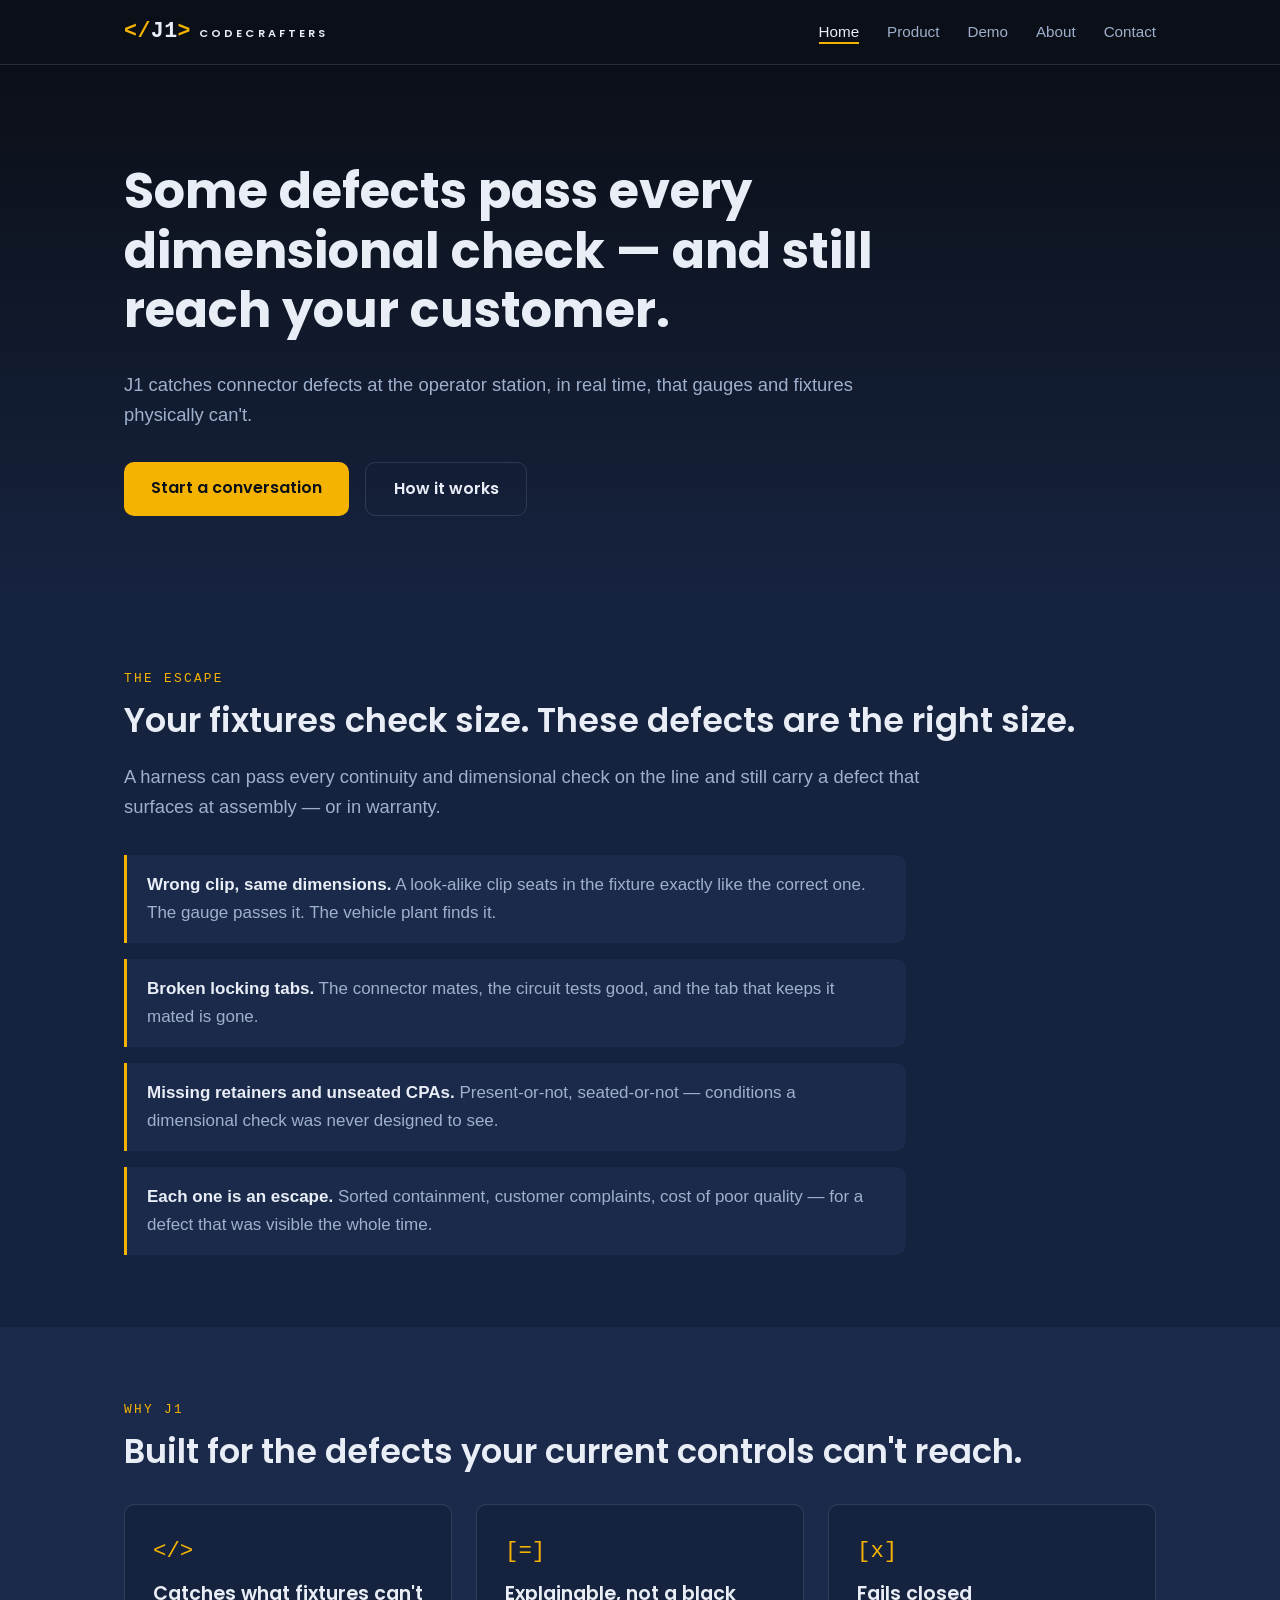
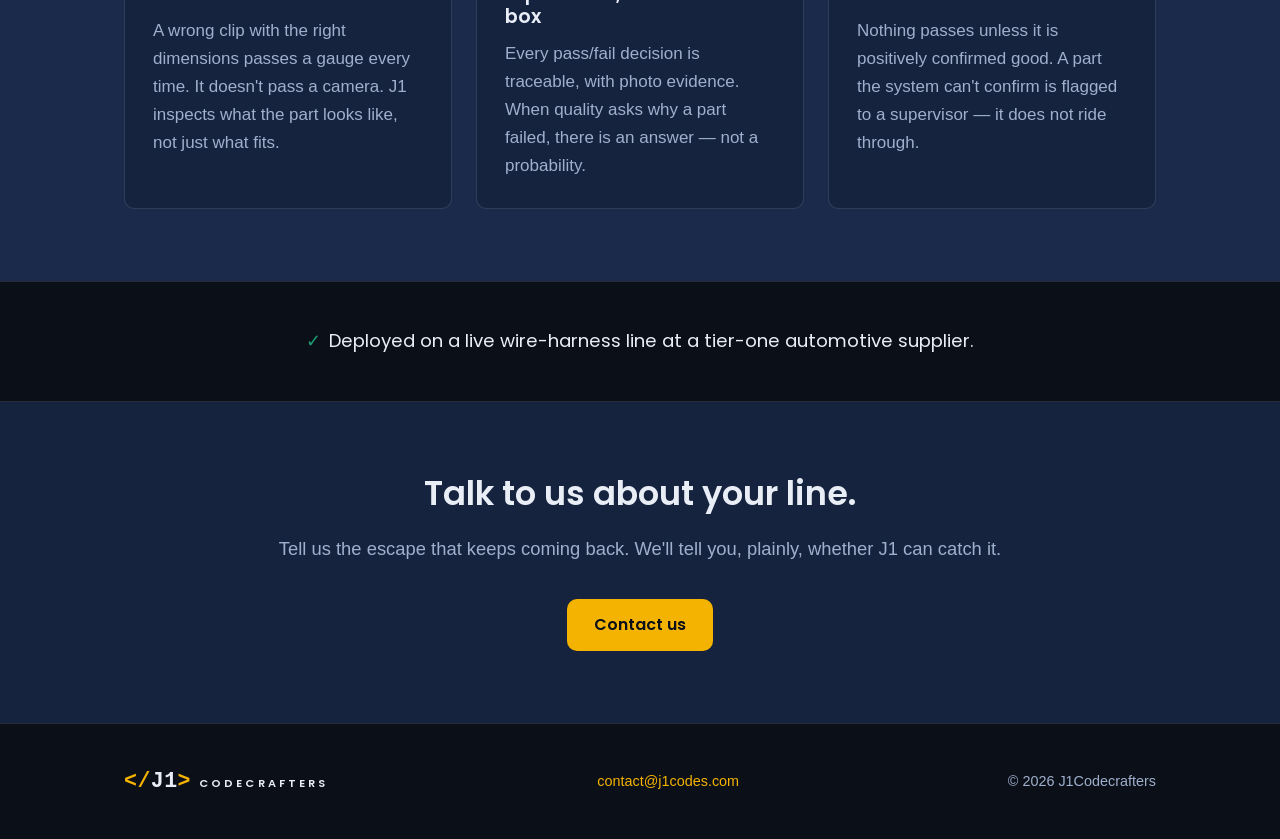
<file: index.html>
<!DOCTYPE html>
<html lang="en">
<head>
  <meta charset="UTF-8">
  <meta name="viewport" content="width=device-width, initial-scale=1.0">
  <title>J1Codecrafters — Connector inspection that catches what gauges can't</title>
  <meta name="description" content="J1 catches wire-harness connector defects at the operator station, in real time — the visual escapes that dimensional checks pass. Explainable, fail-closed, deployed on a live tier-one line.">

  <!-- Open Graph -->
  <meta property="og:title" content="J1Codecrafters — Connector inspection that catches what gauges can't">
  <meta property="og:description" content="Real-time visual inspection for wire-harness connectors. Explainable decisions, fail-closed by design.">
  <meta property="og:image" content="/assets/og-image.png"><!-- REPLACE: supply real OG image -->
  <meta property="og:type" content="website">

  <link rel="icon" type="image/svg+xml" href="assets/favicon.svg">
  <link rel="preconnect" href="https://fonts.googleapis.com">
  <link rel="preconnect" href="https://fonts.gstatic.com" crossorigin>
  <link href="https://fonts.googleapis.com/css2?family=Poppins:wght@400;600;700&display=swap" rel="stylesheet">
  <link rel="stylesheet" href="styles.css">
</head>
<body>

  <!-- ===== Header / nav (shared across pages) ===== -->
  <header class="site-header">
    <div class="site-header__inner">
      <a class="wordmark" href="index.html" aria-label="J1Codecrafters home">
        <span class="wordmark__code">&lt;/<span class="wordmark__j1">J1</span>&gt;</span>
        <span class="wordmark__name">Codecrafters</span>
      </a>
      <button class="nav-toggle" aria-expanded="false" aria-controls="site-nav" aria-label="Toggle navigation">&#9776;</button>
      <nav class="site-nav" id="site-nav" aria-label="Main">
        <ul>
          <li><a href="index.html" aria-current="page">Home</a></li>
          <li><a href="product.html">Product</a></li>
          <li><a href="demo.html">Demo</a></li>
          <li><a href="about.html">About</a></li>
          <li><a href="contact.html">Contact</a></li>
        </ul>
      </nav>
    </div>
  </header>

  <main>

    <!-- ===== Hero ===== -->
    <section class="hero">
      <div class="container">
        <h1>Some defects pass every dimensional check — and still reach your customer.</h1>
        <p class="lead">J1 catches connector defects at the operator station, in real time, that gauges and fixtures physically can't.</p>
        <div class="hero__actions">
          <a class="btn btn--primary" href="contact.html">Start a conversation</a>
          <a class="btn btn--secondary" href="product.html">How it works</a>
        </div>
      </div>
    </section>

    <!-- ===== The problem ===== -->
    <section class="section">
      <div class="container">
        <p class="section-kicker">The escape</p>
        <h2>Your fixtures check size. These defects are the right size.</h2>
        <p class="lead">A harness can pass every continuity and dimensional check on the line and still carry a defect that surfaces at assembly — or in warranty.</p>
        <ul class="defect-list">
          <li><strong>Wrong clip, same dimensions.</strong> A look-alike clip seats in the fixture exactly like the correct one. The gauge passes it. The vehicle plant finds it.</li>
          <li><strong>Broken locking tabs.</strong> The connector mates, the circuit tests good, and the tab that keeps it mated is gone.</li>
          <li><strong>Missing retainers and unseated CPAs.</strong> Present-or-not, seated-or-not — conditions a dimensional check was never designed to see.</li>
          <li><strong>Each one is an escape.</strong> Sorted containment, customer complaints, cost of poor quality — for a defect that was visible the whole time.</li>
        </ul>
      </div>
    </section>

    <!-- ===== Why it's different ===== -->
    <section class="section section--deep">
      <div class="container">
        <p class="section-kicker">Why J1</p>
        <h2>Built for the defects your current controls can't reach.</h2>
        <div class="card-grid">
          <div class="card">
            <div class="card__icon">&lt;/&gt;</div>
            <h3>Catches what fixtures can't</h3>
            <p>A wrong clip with the right dimensions passes a gauge every time. It doesn't pass a camera. J1 inspects what the part looks like, not just what fits.</p>
          </div>
          <div class="card">
            <div class="card__icon">[=]</div>
            <h3>Explainable, not a black box</h3>
            <p>Every pass/fail decision is traceable, with photo evidence. When quality asks why a part failed, there is an answer — not a probability.</p>
          </div>
          <div class="card">
            <div class="card__icon">[x]</div>
            <h3>Fails closed</h3>
            <p>Nothing passes unless it is positively confirmed good. A part the system can't confirm is flagged to a supervisor — it does not ride through.</p>
          </div>
        </div>
      </div>
    </section>

    <!-- ===== Credibility line ===== -->
    <div class="cred-strip">
      <p><span class="cred-strip__mark">&#10003;</span>Deployed on a live wire-harness line at a tier-one automotive supplier.</p>
    </div>

    <!-- ===== Closing CTA ===== -->
    <section class="section cta-band">
      <div class="container">
        <h2>Talk to us about your line.</h2>
        <p class="lead">Tell us the escape that keeps coming back. We'll tell you, plainly, whether J1 can catch it.</p>
        <a class="btn btn--primary" href="contact.html">Contact us</a>
      </div>
    </section>

  </main>

  <!-- ===== Footer (shared across pages) ===== -->
  <footer class="site-footer">
    <div class="site-footer__inner">
      <a class="wordmark" href="index.html" aria-label="J1Codecrafters home">
        <span class="wordmark__code">&lt;/<span class="wordmark__j1">J1</span>&gt;</span>
        <span class="wordmark__name">Codecrafters</span>
      </a>
      <p><a href="mailto:contact@j1codes.com">contact@j1codes.com</a></p>
      <p>&copy; 2026 J1Codecrafters</p>
    </div>
  </footer>

  <script src="main.js"></script>
</body>
</html>
</file>
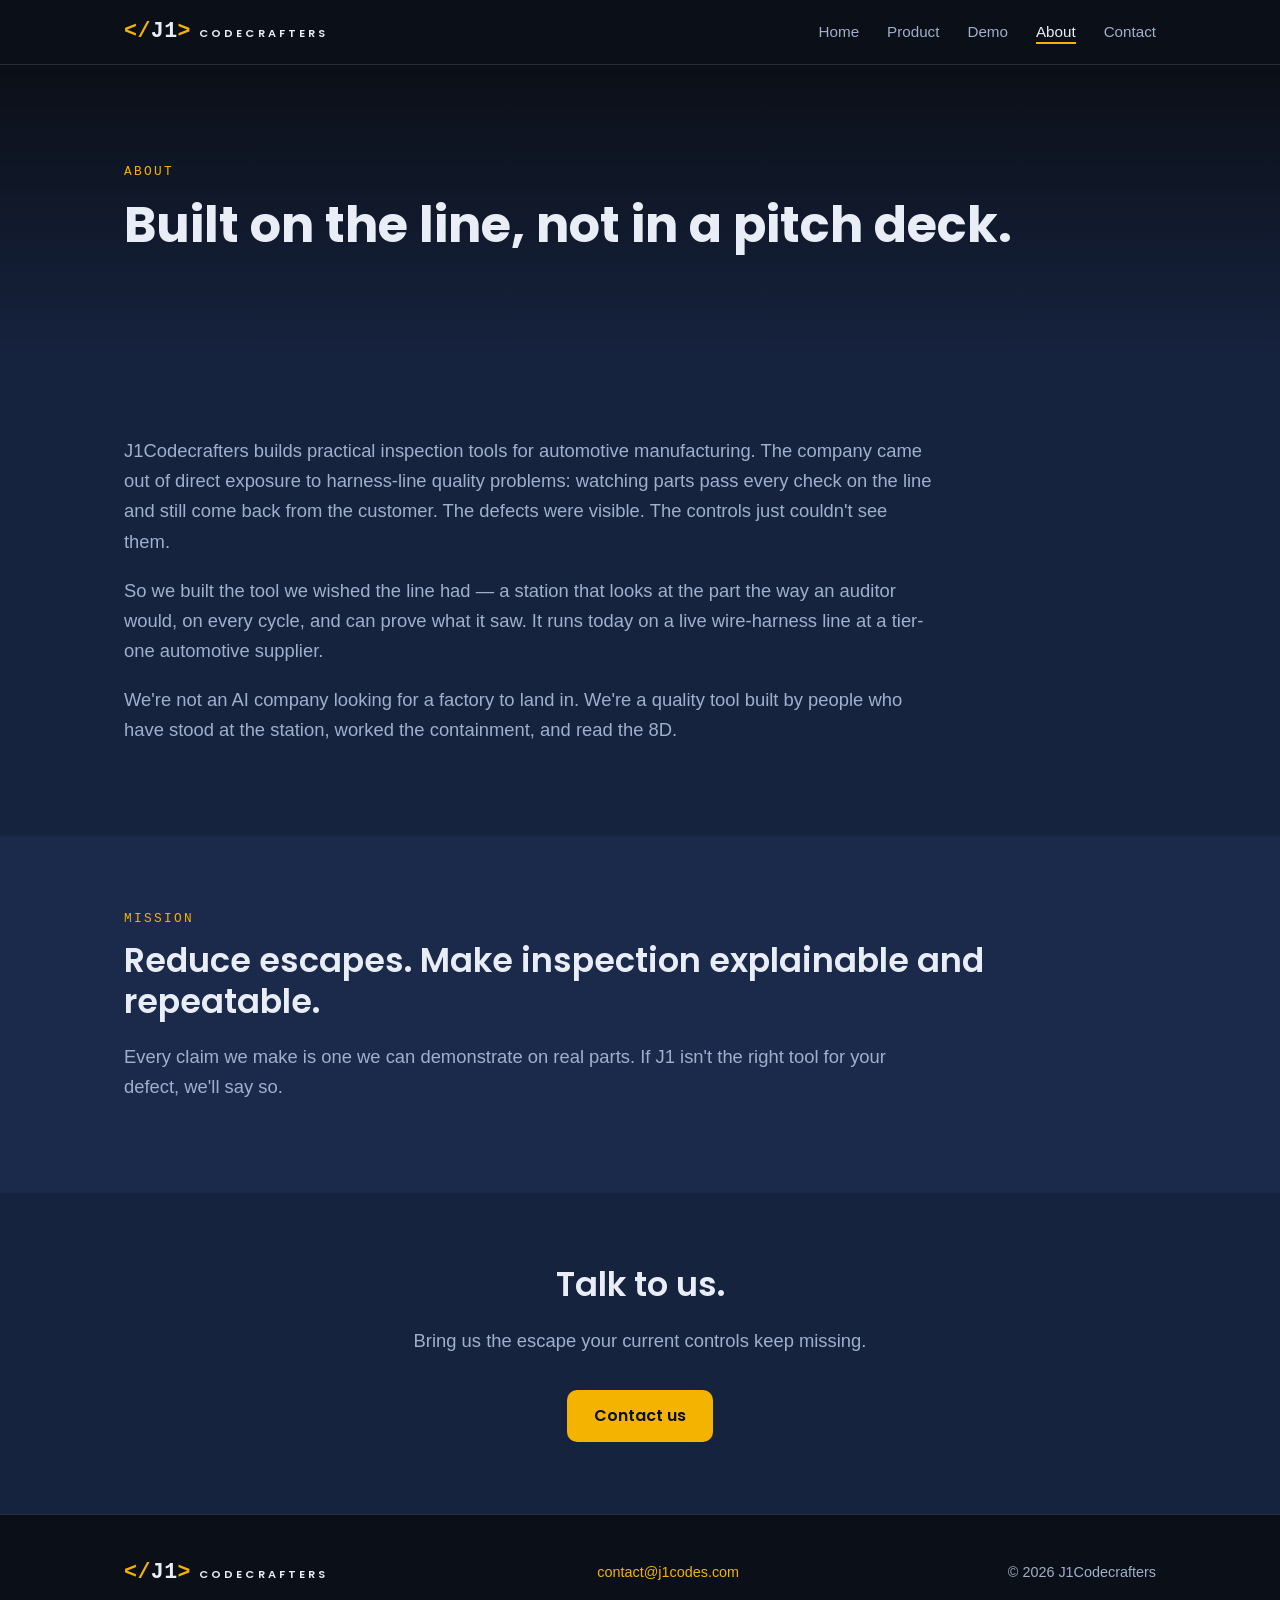
<file: about.html>
<!DOCTYPE html>
<html lang="en">
<head>
  <meta charset="UTF-8">
  <meta name="viewport" content="width=device-width, initial-scale=1.0">
  <title>About — J1Codecrafters</title>
  <meta name="description" content="J1Codecrafters builds practical inspection tools for automotive manufacturing, born from direct exposure to harness-line quality problems.">

  <!-- Open Graph -->
  <meta property="og:title" content="About J1Codecrafters">
  <meta property="og:description" content="Practical inspection tools for automotive manufacturing, born on the harness line.">
  <meta property="og:image" content="/assets/og-image.png"><!-- REPLACE: supply real OG image -->
  <meta property="og:type" content="website">

  <link rel="icon" type="image/svg+xml" href="assets/favicon.svg">
  <link rel="preconnect" href="https://fonts.googleapis.com">
  <link rel="preconnect" href="https://fonts.gstatic.com" crossorigin>
  <link href="https://fonts.googleapis.com/css2?family=Poppins:wght@400;600;700&display=swap" rel="stylesheet">
  <link rel="stylesheet" href="styles.css">
</head>
<body>

  <!-- ===== Header / nav (shared across pages) ===== -->
  <header class="site-header">
    <div class="site-header__inner">
      <a class="wordmark" href="index.html" aria-label="J1Codecrafters home">
        <span class="wordmark__code">&lt;/<span class="wordmark__j1">J1</span>&gt;</span>
        <span class="wordmark__name">Codecrafters</span>
      </a>
      <button class="nav-toggle" aria-expanded="false" aria-controls="site-nav" aria-label="Toggle navigation">&#9776;</button>
      <nav class="site-nav" id="site-nav" aria-label="Main">
        <ul>
          <li><a href="index.html">Home</a></li>
          <li><a href="product.html">Product</a></li>
          <li><a href="demo.html">Demo</a></li>
          <li><a href="about.html" aria-current="page">About</a></li>
          <li><a href="contact.html">Contact</a></li>
        </ul>
      </nav>
    </div>
  </header>

  <main>

    <!-- ===== Page intro ===== -->
    <section class="hero">
      <div class="container">
        <p class="section-kicker">About</p>
        <h1>Built on the line, not in a pitch deck.</h1>
      </div>
    </section>

    <!-- ===== Story ===== -->
    <section class="section">
      <div class="container">
        <p class="lead">J1Codecrafters builds practical inspection tools for automotive manufacturing. The company came out of direct exposure to harness-line quality problems: watching parts pass every check on the line and still come back from the customer. The defects were visible. The controls just couldn't see them.</p>
        <p class="lead">So we built the tool we wished the line had — a station that looks at the part the way an auditor would, on every cycle, and can prove what it saw. It runs today on a live wire-harness line at a tier-one automotive supplier.</p>
        <p class="lead">We're not an AI company looking for a factory to land in. We're a quality tool built by people who have stood at the station, worked the containment, and read the 8D.</p>
      </div>
    </section>

    <!-- ===== Mission ===== -->
    <section class="section section--deep">
      <div class="container">
        <p class="section-kicker">Mission</p>
        <h2>Reduce escapes. Make inspection explainable and repeatable.</h2>
        <p class="lead">Every claim we make is one we can demonstrate on real parts. If J1 isn't the right tool for your defect, we'll say so.</p>
      </div>
    </section>

    <!-- ===== CTA ===== -->
    <section class="section cta-band">
      <div class="container">
        <h2>Talk to us.</h2>
        <p class="lead">Bring us the escape your current controls keep missing.</p>
        <a class="btn btn--primary" href="contact.html">Contact us</a>
      </div>
    </section>

  </main>

  <!-- ===== Footer (shared across pages) ===== -->
  <footer class="site-footer">
    <div class="site-footer__inner">
      <a class="wordmark" href="index.html" aria-label="J1Codecrafters home">
        <span class="wordmark__code">&lt;/<span class="wordmark__j1">J1</span>&gt;</span>
        <span class="wordmark__name">Codecrafters</span>
      </a>
      <p><a href="mailto:contact@j1codes.com">contact@j1codes.com</a></p>
      <p>&copy; 2026 J1Codecrafters</p>
    </div>
  </footer>

  <script src="main.js"></script>
</body>
</html>
</file>
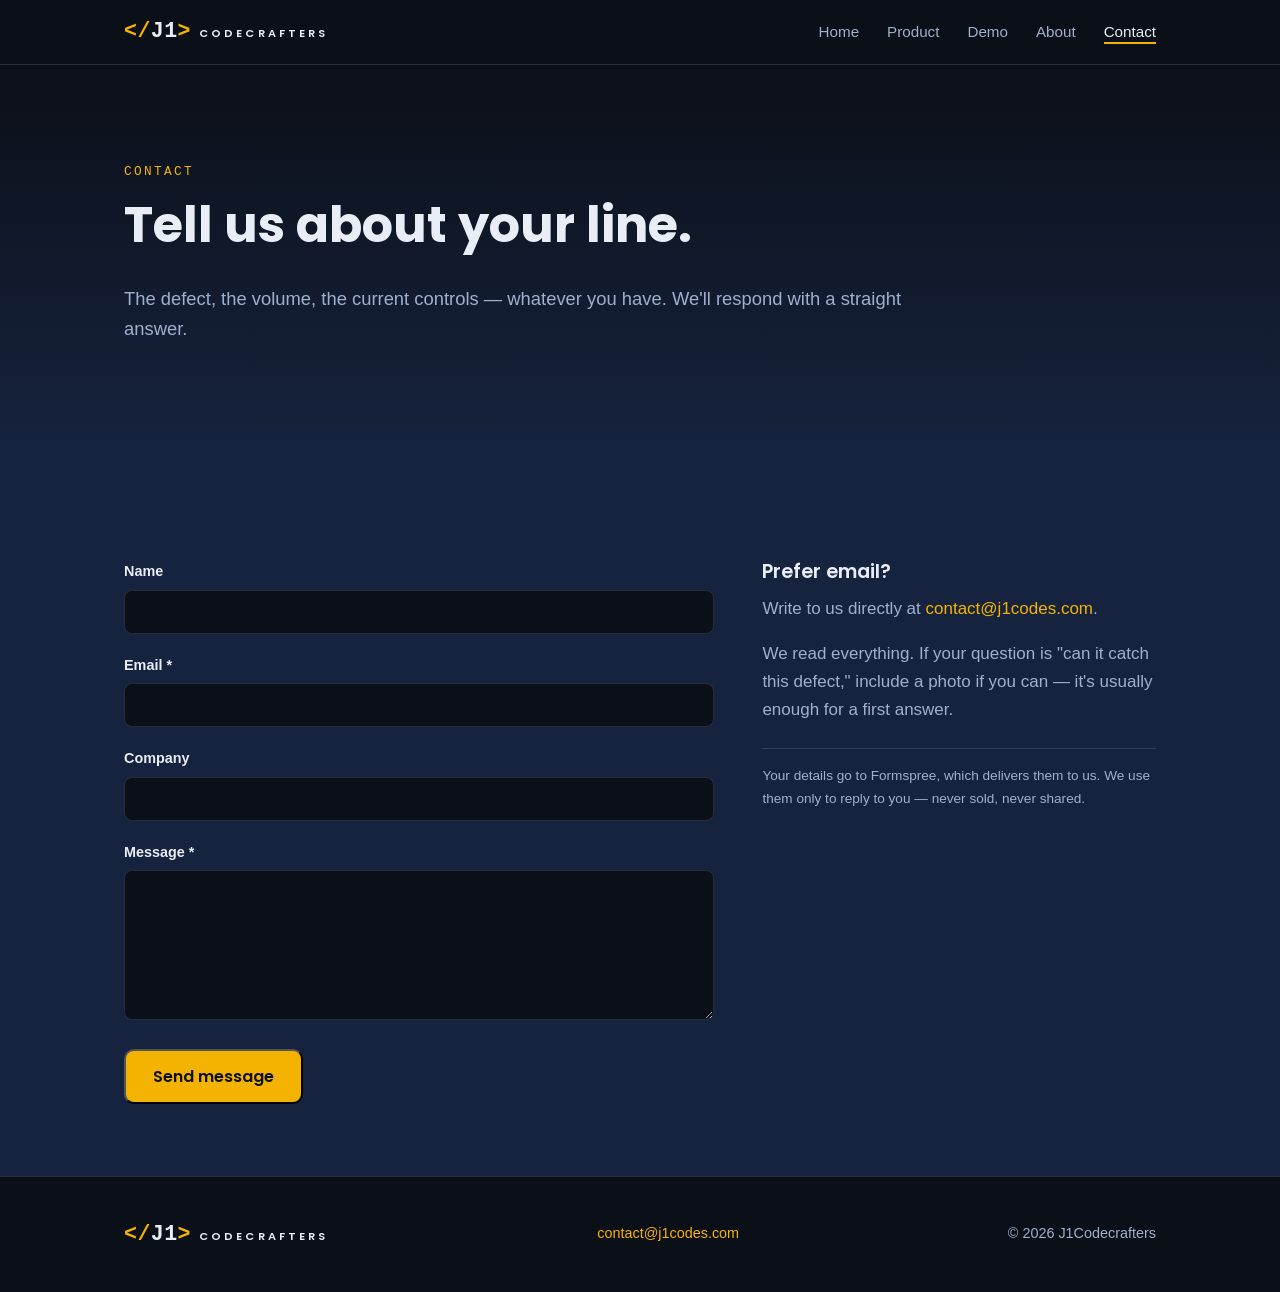
<file: contact.html>
<!DOCTYPE html>
<html lang="en">
<head>
  <meta charset="UTF-8">
  <meta name="viewport" content="width=device-width, initial-scale=1.0">
  <title>Contact — J1Codecrafters</title>
  <meta name="description" content="Talk to J1Codecrafters about connector inspection on your line. Reach us through the form or at contact@j1codes.com.">

  <!-- Open Graph -->
  <meta property="og:title" content="Contact J1Codecrafters">
  <meta property="og:description" content="Talk to us about connector inspection on your line.">
  <meta property="og:image" content="/assets/og-image.png"><!-- REPLACE: supply real OG image -->
  <meta property="og:type" content="website">

  <link rel="icon" type="image/svg+xml" href="assets/favicon.svg">
  <link rel="preconnect" href="https://fonts.googleapis.com">
  <link rel="preconnect" href="https://fonts.gstatic.com" crossorigin>
  <link href="https://fonts.googleapis.com/css2?family=Poppins:wght@400;600;700&display=swap" rel="stylesheet">
  <link rel="stylesheet" href="styles.css">
</head>
<body>

  <!-- ===== Header / nav (shared across pages) ===== -->
  <header class="site-header">
    <div class="site-header__inner">
      <a class="wordmark" href="index.html" aria-label="J1Codecrafters home">
        <span class="wordmark__code">&lt;/<span class="wordmark__j1">J1</span>&gt;</span>
        <span class="wordmark__name">Codecrafters</span>
      </a>
      <button class="nav-toggle" aria-expanded="false" aria-controls="site-nav" aria-label="Toggle navigation">&#9776;</button>
      <nav class="site-nav" id="site-nav" aria-label="Main">
        <ul>
          <li><a href="index.html">Home</a></li>
          <li><a href="product.html">Product</a></li>
          <li><a href="demo.html">Demo</a></li>
          <li><a href="about.html">About</a></li>
          <li><a href="contact.html" aria-current="page">Contact</a></li>
        </ul>
      </nav>
    </div>
  </header>

  <main>

    <!-- ===== Page intro ===== -->
    <section class="hero">
      <div class="container">
        <p class="section-kicker">Contact</p>
        <h1>Tell us about your line.</h1>
        <p class="lead">The defect, the volume, the current controls — whatever you have. We'll respond with a straight answer.</p>
      </div>
    </section>

    <!-- ===== Form + direct email ===== -->
    <section class="section">
      <div class="container">
        <div class="contact-grid">

          <!-- Contact form (Formspree) -->
          <form class="contact-form" action="https://formspree.io/f/xojgeqez" method="POST">
            <input type="hidden" name="_subject" value="New inquiry from j1codes.com">

            <label for="name">Name</label>
            <input type="text" id="name" name="name" autocomplete="name">

            <label for="email">Email <span aria-hidden="true">*</span></label>
            <input type="email" id="email" name="email" required autocomplete="email">

            <label for="company">Company</label>
            <input type="text" id="company" name="company" autocomplete="organization">

            <label for="message">Message <span aria-hidden="true">*</span></label>
            <textarea id="message" name="message" required></textarea>

            <button class="btn btn--primary" type="submit">Send message</button>

            <!-- Inline submit result (filled by main.js; no page reload) -->
            <p class="form-status" id="form-status" role="status" aria-live="polite"></p>
          </form>

          <!-- Direct contact -->
          <aside class="contact-aside">
            <h3>Prefer email?</h3>
            <p>Write to us directly at <a href="mailto:contact@j1codes.com">contact@j1codes.com</a>.</p>
            <p>We read everything. If your question is "can it catch this defect," include a photo if you can — it's usually enough for a first answer.</p>

            <p class="privacy-note">Your details go to Formspree, which delivers them to us. We use them only to reply to you — never sold, never shared.</p>
          </aside>

        </div>
      </div>
    </section>

  </main>

  <!-- ===== Footer (shared across pages) ===== -->
  <footer class="site-footer">
    <div class="site-footer__inner">
      <a class="wordmark" href="index.html" aria-label="J1Codecrafters home">
        <span class="wordmark__code">&lt;/<span class="wordmark__j1">J1</span>&gt;</span>
        <span class="wordmark__name">Codecrafters</span>
      </a>
      <p><a href="mailto:contact@j1codes.com">contact@j1codes.com</a></p>
      <p>&copy; 2026 J1Codecrafters</p>
    </div>
  </footer>

  <script src="main.js"></script>
</body>
</html>
</file>
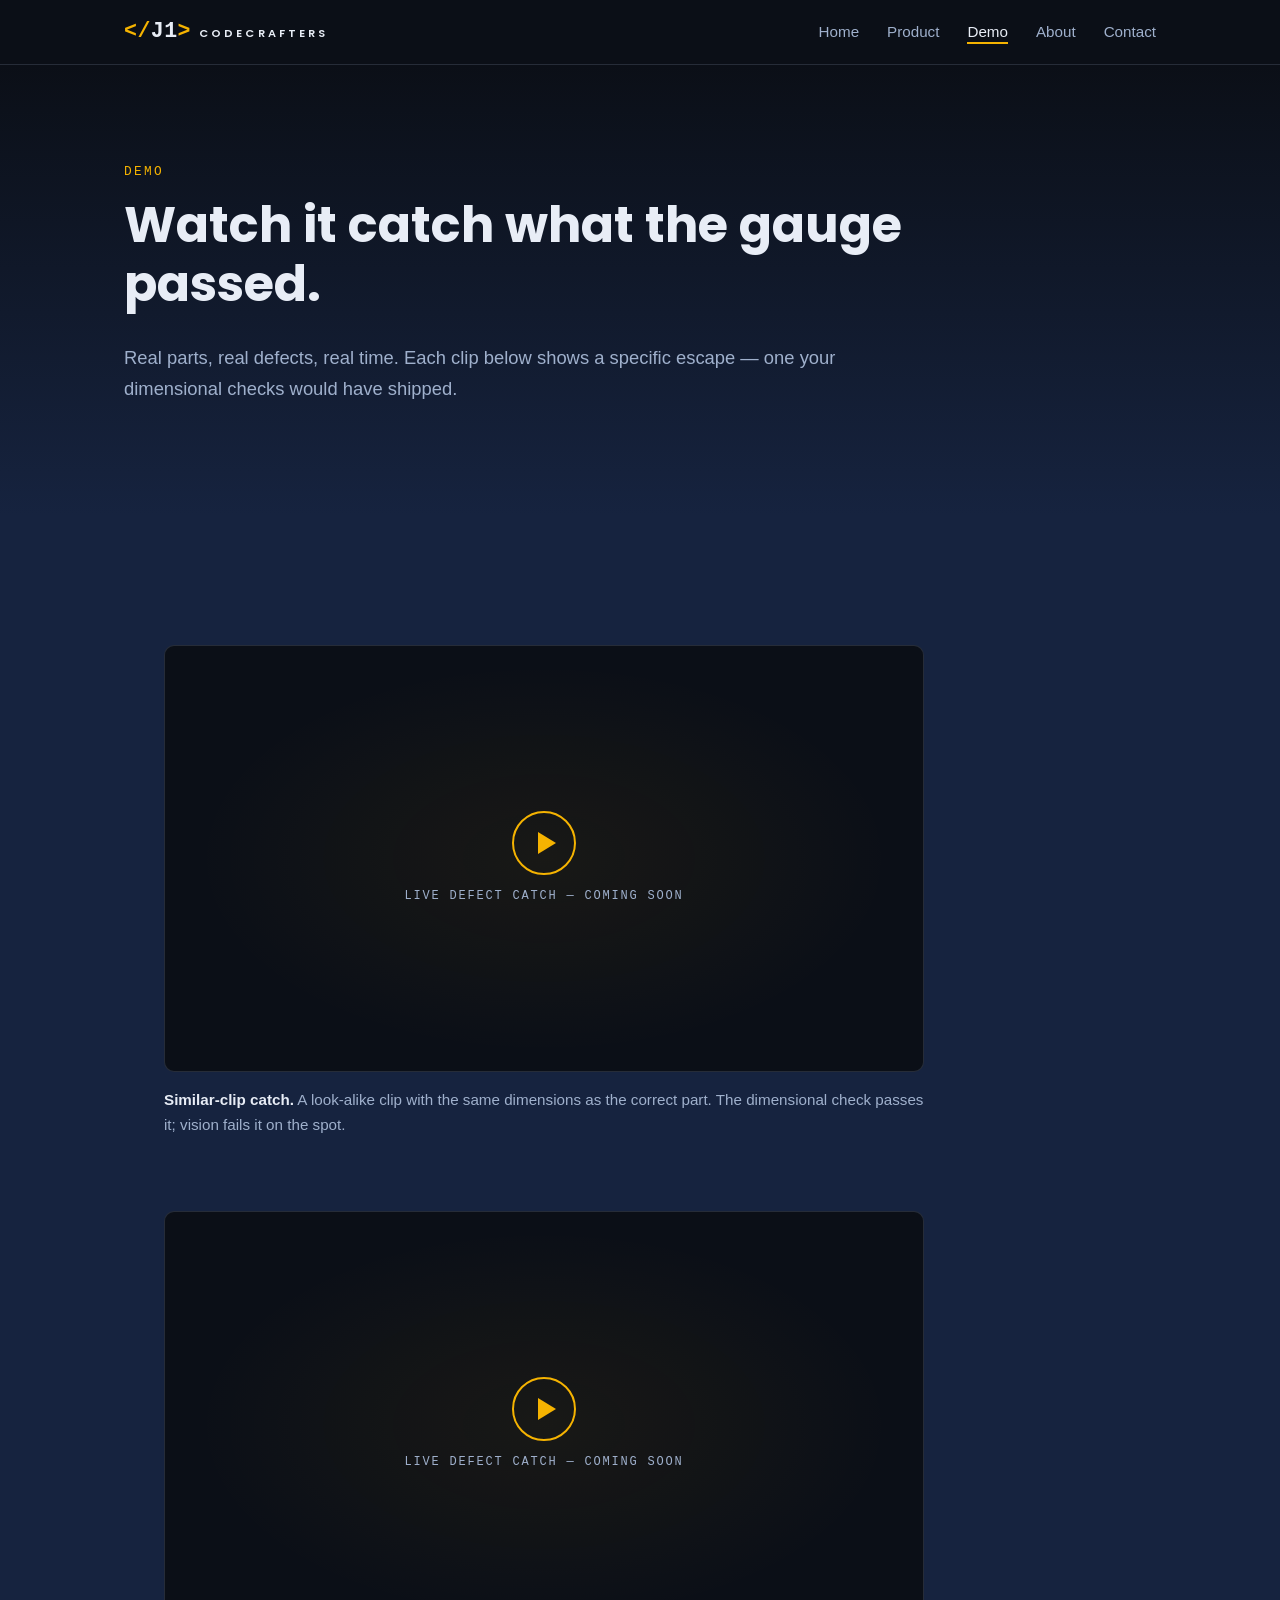
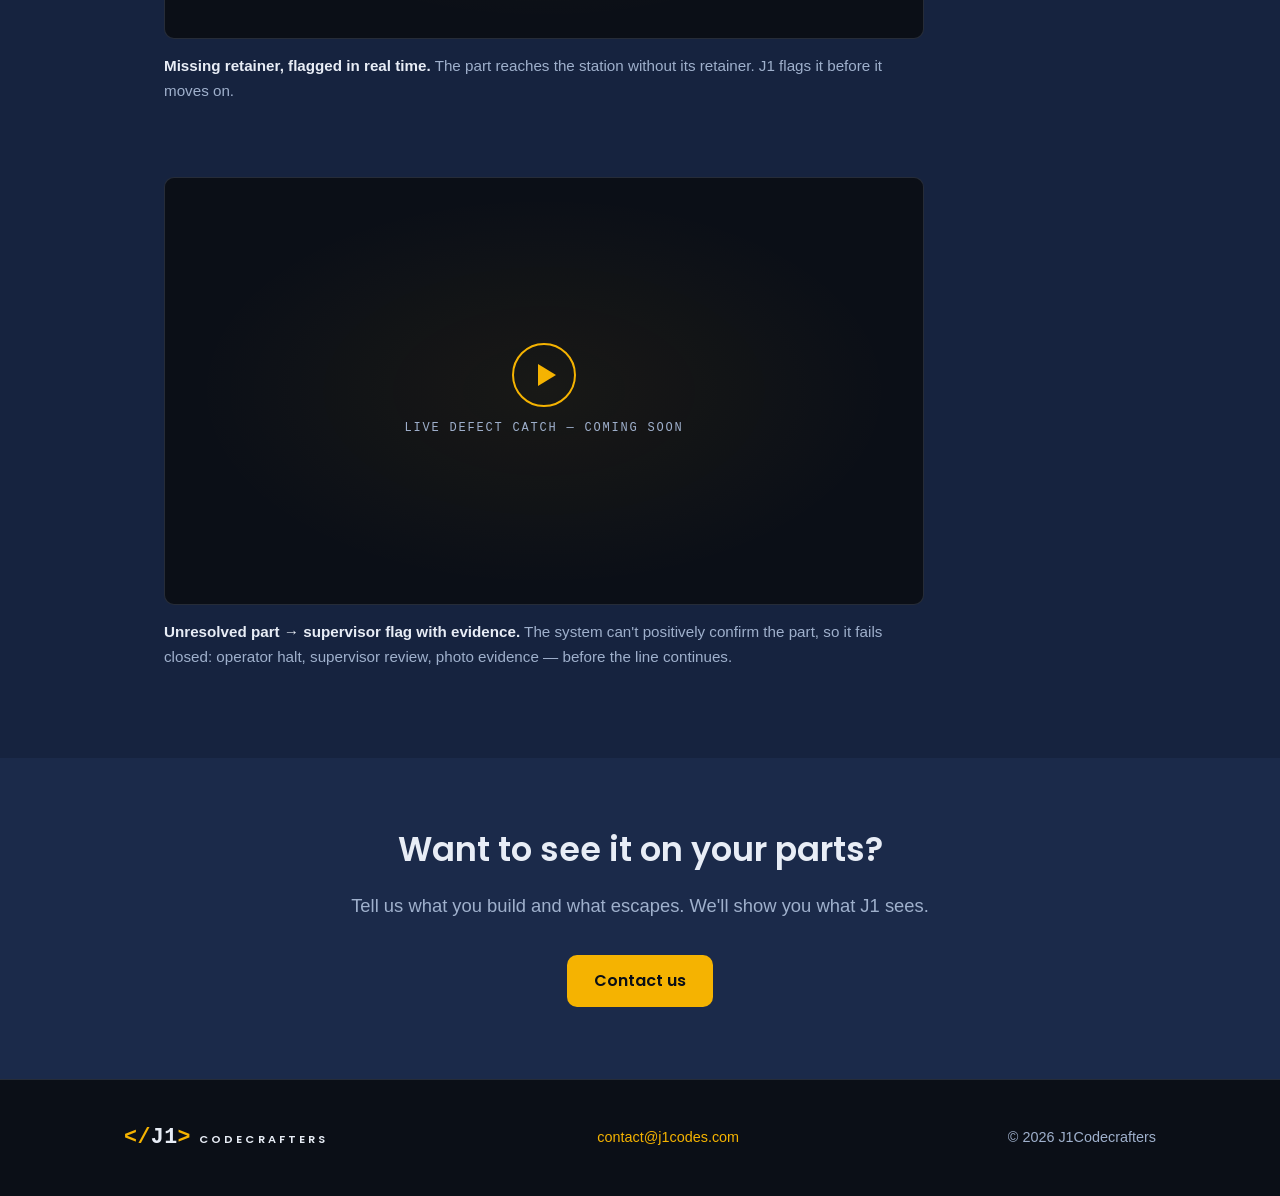
<file: demo.html>
<!DOCTYPE html>
<html lang="en">
<head>
  <meta charset="UTF-8">
  <meta name="viewport" content="width=device-width, initial-scale=1.0">
  <title>Demo — See J1 catch real defects | J1Codecrafters</title>
  <meta name="description" content="Watch J1 catch connector defects that dimensional checks pass: similar-clip escapes, missing retainers, and fail-closed supervisor flags — on real parts.">

  <!-- Open Graph -->
  <meta property="og:title" content="See J1 catch real defects">
  <meta property="og:description" content="Similar-clip catches, missing retainers, fail-closed supervisor flags — on real parts.">
  <meta property="og:image" content="/assets/og-image.png"><!-- REPLACE: supply real OG image -->
  <meta property="og:type" content="website">

  <link rel="icon" type="image/svg+xml" href="assets/favicon.svg">
  <link rel="preconnect" href="https://fonts.googleapis.com">
  <link rel="preconnect" href="https://fonts.gstatic.com" crossorigin>
  <link href="https://fonts.googleapis.com/css2?family=Poppins:wght@400;600;700&display=swap" rel="stylesheet">
  <link rel="stylesheet" href="styles.css">
</head>
<body>

  <!-- ===== Header / nav (shared across pages) ===== -->
  <header class="site-header">
    <div class="site-header__inner">
      <a class="wordmark" href="index.html" aria-label="J1Codecrafters home">
        <span class="wordmark__code">&lt;/<span class="wordmark__j1">J1</span>&gt;</span>
        <span class="wordmark__name">Codecrafters</span>
      </a>
      <button class="nav-toggle" aria-expanded="false" aria-controls="site-nav" aria-label="Toggle navigation">&#9776;</button>
      <nav class="site-nav" id="site-nav" aria-label="Main">
        <ul>
          <li><a href="index.html">Home</a></li>
          <li><a href="product.html">Product</a></li>
          <li><a href="demo.html" aria-current="page">Demo</a></li>
          <li><a href="about.html">About</a></li>
          <li><a href="contact.html">Contact</a></li>
        </ul>
      </nav>
    </div>
  </header>

  <main>

    <!-- ===== Page intro ===== -->
    <section class="hero">
      <div class="container">
        <p class="section-kicker">Demo</p>
        <h1>Watch it catch what the gauge passed.</h1>
        <p class="lead">Real parts, real defects, real time. Each clip below shows a specific escape — one your dimensional checks would have shipped.</p>
      </div>
    </section>

    <!-- ===== Video slots ===== -->
    <section class="section">
      <div class="container">
        <div class="video-grid">

          <!-- Video slot 1 -->
          <figure class="video-slot">
            <!-- REPLACE: video embed here -->
            <div class="video-slot__frame" role="img" aria-label="Video placeholder: similar-clip catch demonstration">
              <div class="video-slot__play" aria-hidden="true"></div>
              <span class="video-slot__coming">Live defect catch — coming soon</span>
            </div>
            <figcaption><strong>Similar-clip catch.</strong> A look-alike clip with the same dimensions as the correct part. The dimensional check passes it; vision fails it on the spot.</figcaption>
          </figure>

          <!-- Video slot 2 -->
          <figure class="video-slot">
            <!-- REPLACE: video embed here -->
            <div class="video-slot__frame" role="img" aria-label="Video placeholder: missing retainer flagged in real time">
              <div class="video-slot__play" aria-hidden="true"></div>
              <span class="video-slot__coming">Live defect catch — coming soon</span>
            </div>
            <figcaption><strong>Missing retainer, flagged in real time.</strong> The part reaches the station without its retainer. J1 flags it before it moves on.</figcaption>
          </figure>

          <!-- Video slot 3 -->
          <figure class="video-slot">
            <!-- REPLACE: video embed here -->
            <div class="video-slot__frame" role="img" aria-label="Video placeholder: unresolved part escalated to supervisor with photo evidence">
              <div class="video-slot__play" aria-hidden="true"></div>
              <span class="video-slot__coming">Live defect catch — coming soon</span>
            </div>
            <figcaption><strong>Unresolved part &rarr; supervisor flag with evidence.</strong> The system can't positively confirm the part, so it fails closed: operator halt, supervisor review, photo evidence — before the line continues.</figcaption>
          </figure>

        </div>
      </div>
    </section>

    <!-- ===== CTA ===== -->
    <section class="section cta-band section--deep">
      <div class="container">
        <h2>Want to see it on your parts?</h2>
        <p class="lead">Tell us what you build and what escapes. We'll show you what J1 sees.</p>
        <a class="btn btn--primary" href="contact.html">Contact us</a>
      </div>
    </section>

  </main>

  <!-- ===== Footer (shared across pages) ===== -->
  <footer class="site-footer">
    <div class="site-footer__inner">
      <a class="wordmark" href="index.html" aria-label="J1Codecrafters home">
        <span class="wordmark__code">&lt;/<span class="wordmark__j1">J1</span>&gt;</span>
        <span class="wordmark__name">Codecrafters</span>
      </a>
      <p><a href="mailto:contact@j1codes.com">contact@j1codes.com</a></p>
      <p>&copy; 2026 J1Codecrafters</p>
    </div>
  </footer>

  <script src="main.js"></script>
</body>
</html>
</file>
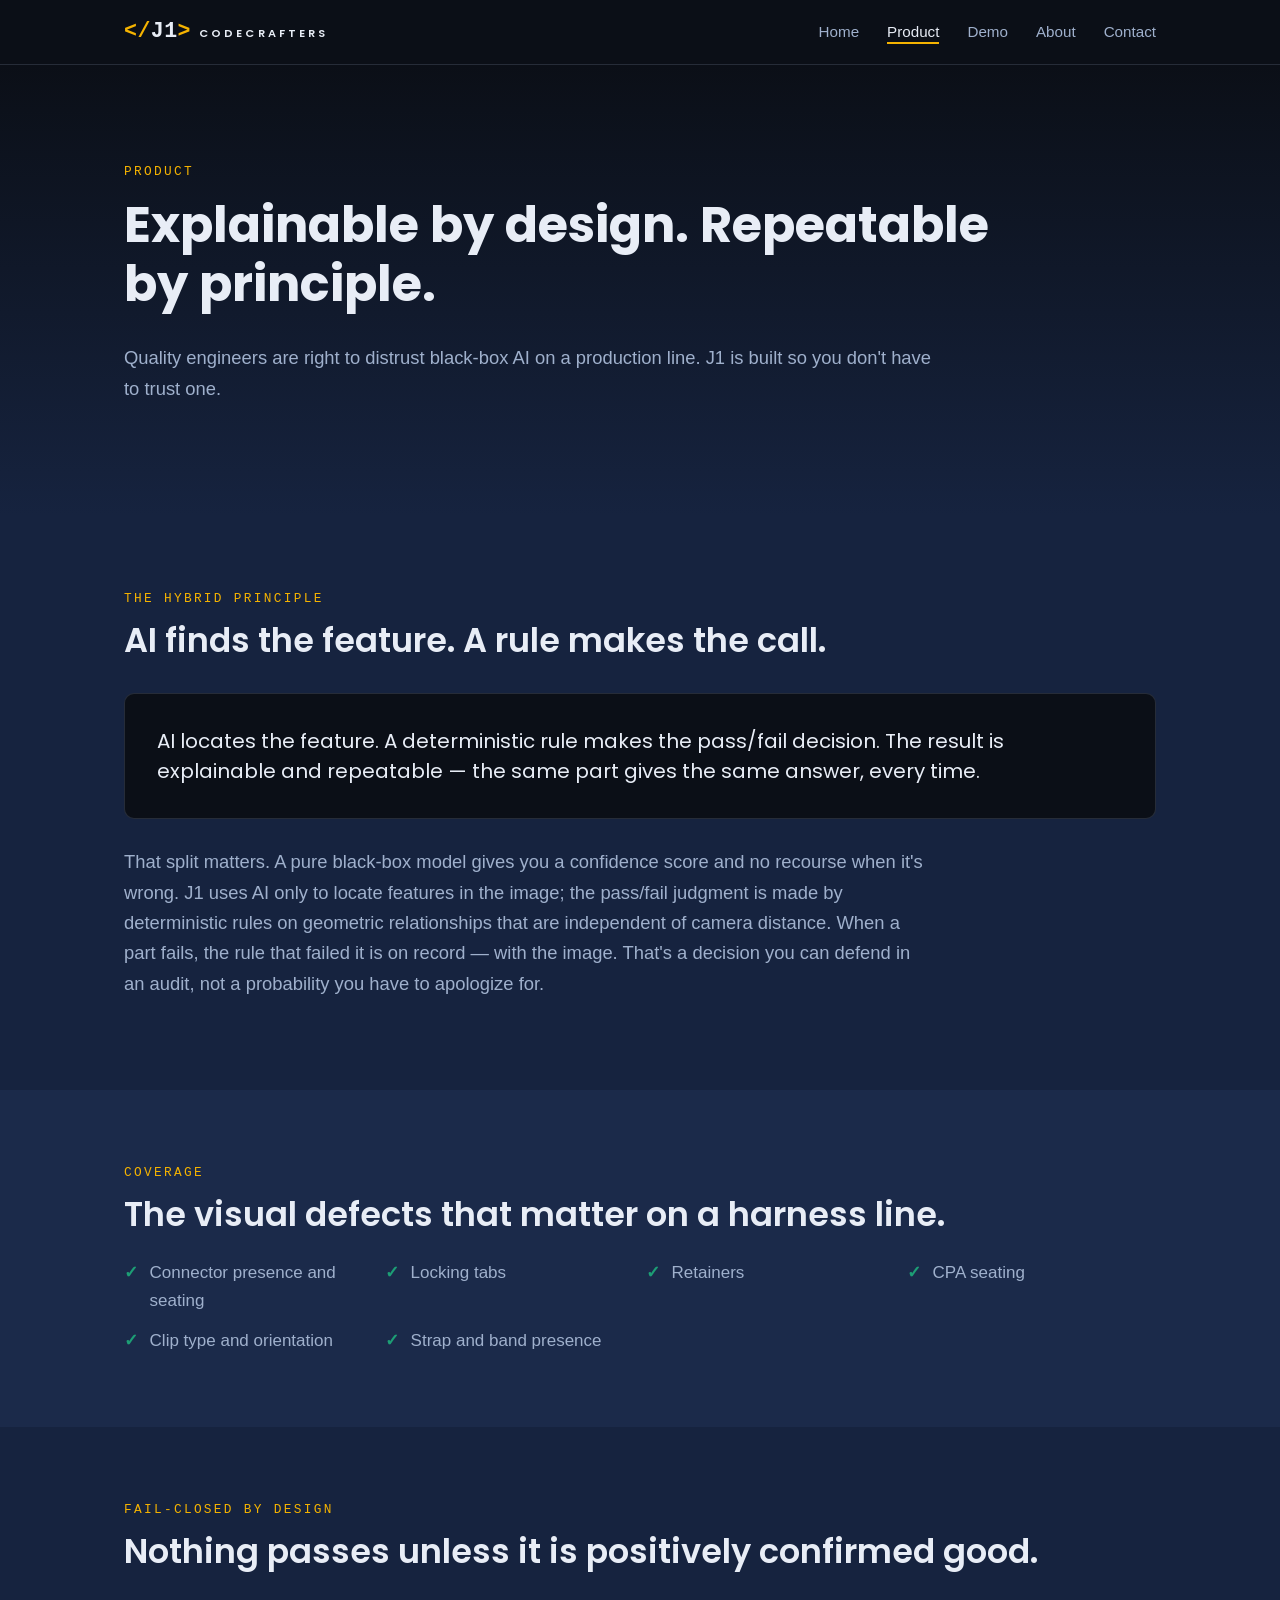
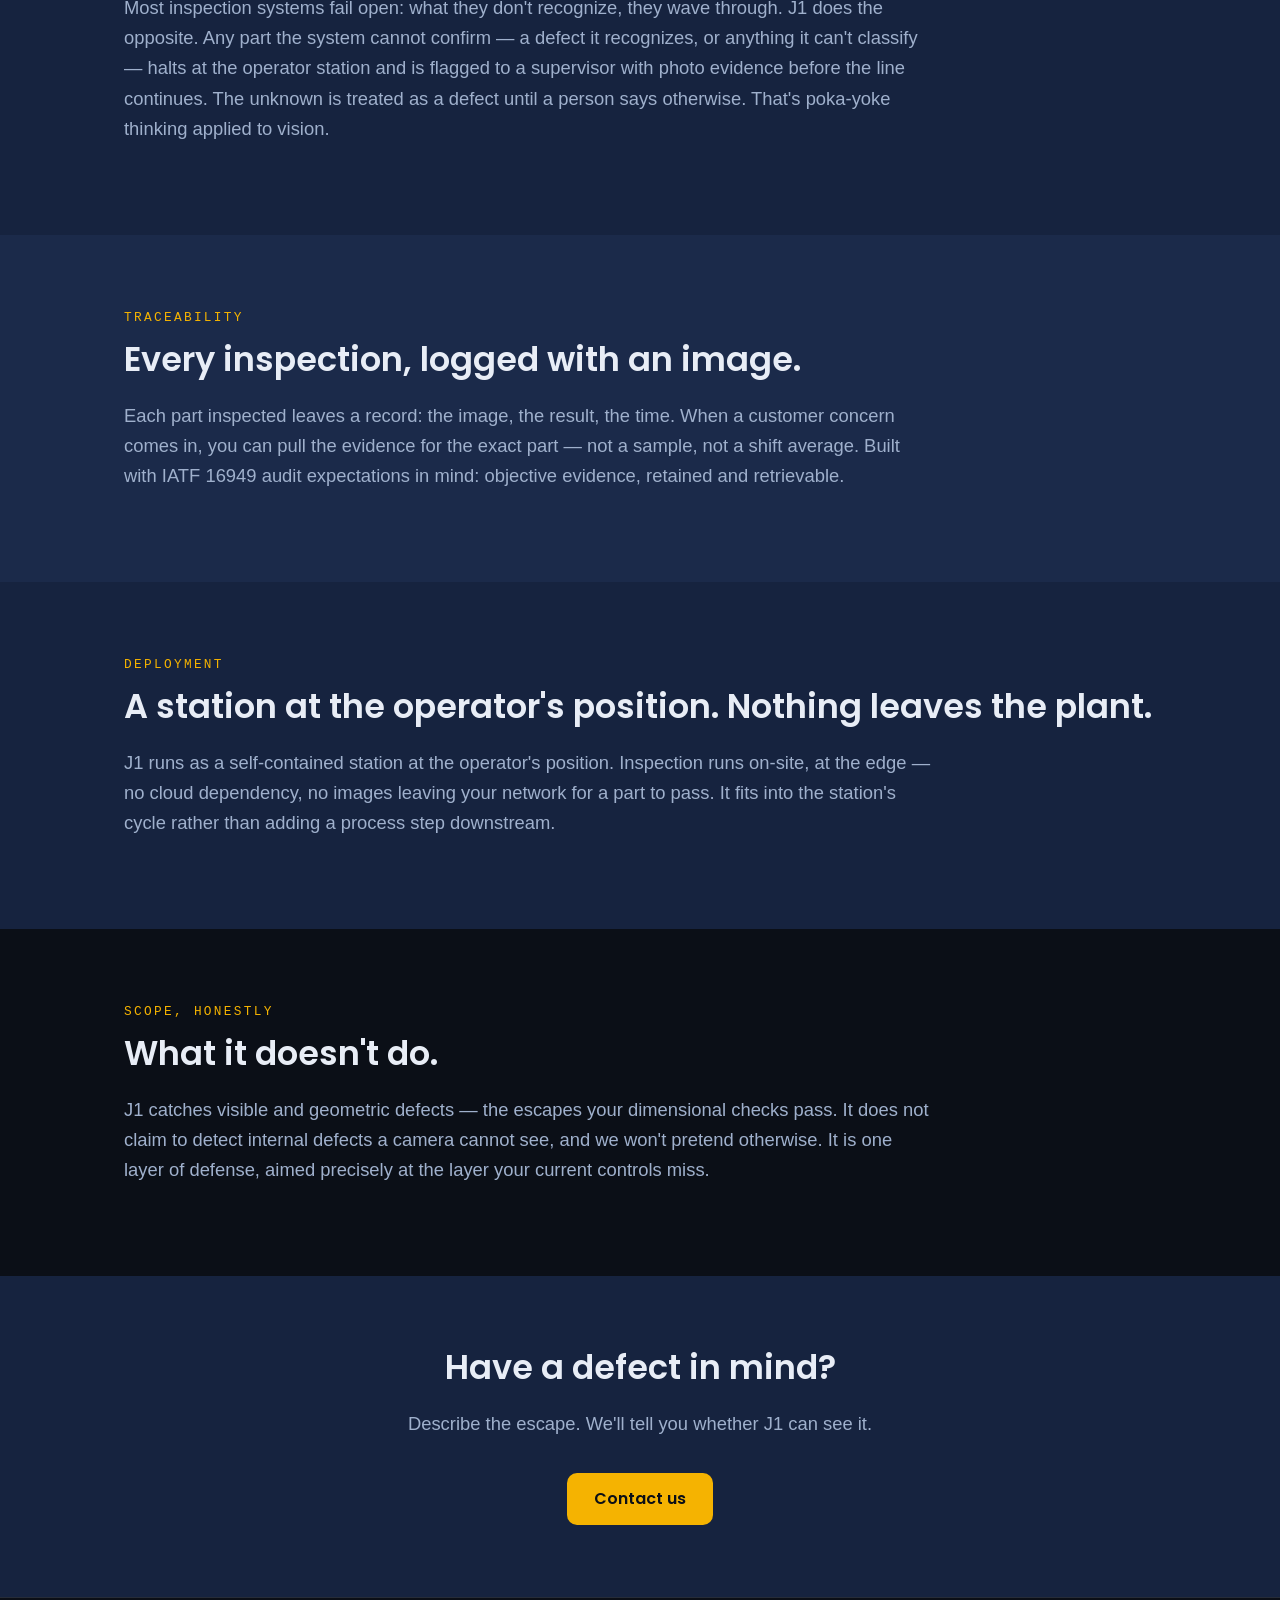
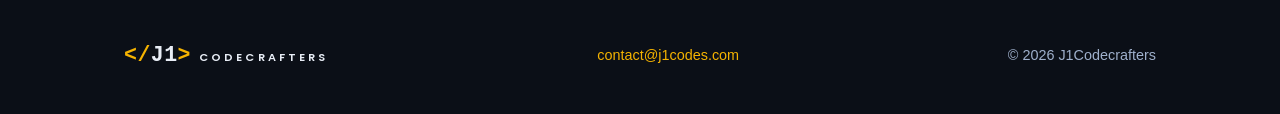
<file: product.html>
<!DOCTYPE html>
<html lang="en">
<head>
  <meta charset="UTF-8">
  <meta name="viewport" content="width=device-width, initial-scale=1.0">
  <title>Product — How J1 inspects connectors | J1Codecrafters</title>
  <meta name="description" content="AI locates the feature. A deterministic rule makes the pass/fail decision. Explainable, repeatable connector inspection that fails closed — with full image traceability.">

  <!-- Open Graph -->
  <meta property="og:title" content="How J1 inspects connectors">
  <meta property="og:description" content="AI locates the feature. A deterministic rule makes the pass/fail decision. Explainable, repeatable, fail-closed.">
  <meta property="og:image" content="/assets/og-image.png"><!-- REPLACE: supply real OG image -->
  <meta property="og:type" content="website">

  <link rel="icon" type="image/svg+xml" href="assets/favicon.svg">
  <link rel="preconnect" href="https://fonts.googleapis.com">
  <link rel="preconnect" href="https://fonts.gstatic.com" crossorigin>
  <link href="https://fonts.googleapis.com/css2?family=Poppins:wght@400;600;700&display=swap" rel="stylesheet">
  <link rel="stylesheet" href="styles.css">
</head>
<body>

  <!-- ===== Header / nav (shared across pages) ===== -->
  <header class="site-header">
    <div class="site-header__inner">
      <a class="wordmark" href="index.html" aria-label="J1Codecrafters home">
        <span class="wordmark__code">&lt;/<span class="wordmark__j1">J1</span>&gt;</span>
        <span class="wordmark__name">Codecrafters</span>
      </a>
      <button class="nav-toggle" aria-expanded="false" aria-controls="site-nav" aria-label="Toggle navigation">&#9776;</button>
      <nav class="site-nav" id="site-nav" aria-label="Main">
        <ul>
          <li><a href="index.html">Home</a></li>
          <li><a href="product.html" aria-current="page">Product</a></li>
          <li><a href="demo.html">Demo</a></li>
          <li><a href="about.html">About</a></li>
          <li><a href="contact.html">Contact</a></li>
        </ul>
      </nav>
    </div>
  </header>

  <main>

    <!-- ===== Page intro ===== -->
    <section class="hero">
      <div class="container">
        <p class="section-kicker">Product</p>
        <h1>Explainable by design. Repeatable by principle.</h1>
        <p class="lead">Quality engineers are right to distrust black-box AI on a production line. J1 is built so you don't have to trust one.</p>
      </div>
    </section>

    <!-- ===== The hybrid principle ===== -->
    <section class="section">
      <div class="container">
        <p class="section-kicker">The hybrid principle</p>
        <h2>AI finds the feature. A rule makes the call.</h2>
        <div class="principle">
          <blockquote>AI locates the feature. A deterministic rule makes the pass/fail decision. The result is explainable and repeatable — the same part gives the same answer, every time.</blockquote>
        </div>
        <p style="margin-top: 1.75rem;" class="lead">That split matters. A pure black-box model gives you a confidence score and no recourse when it's wrong. J1 uses AI only to locate features in the image; the pass/fail judgment is made by deterministic rules on geometric relationships that are independent of camera distance. When a part fails, the rule that failed it is on record — with the image. That's a decision you can defend in an audit, not a probability you have to apologize for.</p>
      </div>
    </section>

    <!-- ===== What it inspects ===== -->
    <section class="section section--deep">
      <div class="container">
        <p class="section-kicker">Coverage</p>
        <h2>The visual defects that matter on a harness line.</h2>
        <ul class="check-list">
          <li>Connector presence and seating</li>
          <li>Locking tabs</li>
          <li>Retainers</li>
          <li>CPA seating</li>
          <li>Clip type and orientation</li>
          <li>Strap and band presence</li>
        </ul>
      </div>
    </section>

    <!-- ===== Fail-closed ===== -->
    <section class="section">
      <div class="container">
        <p class="section-kicker">Fail-closed by design</p>
        <h2>Nothing passes unless it is positively confirmed good.</h2>
        <p class="lead">Most inspection systems fail open: what they don't recognize, they wave through. J1 does the opposite. Any part the system cannot confirm — a defect it recognizes, or anything it can't classify — halts at the operator station and is flagged to a supervisor with photo evidence before the line continues. The unknown is treated as a defect until a person says otherwise. That's poka-yoke thinking applied to vision.</p>
      </div>
    </section>

    <!-- ===== Traceability ===== -->
    <section class="section section--deep">
      <div class="container">
        <p class="section-kicker">Traceability</p>
        <h2>Every inspection, logged with an image.</h2>
        <p class="lead">Each part inspected leaves a record: the image, the result, the time. When a customer concern comes in, you can pull the evidence for the exact part — not a sample, not a shift average. Built with IATF 16949 audit expectations in mind: objective evidence, retained and retrievable.</p>
      </div>
    </section>

    <!-- ===== Deployment ===== -->
    <section class="section">
      <div class="container">
        <p class="section-kicker">Deployment</p>
        <h2>A station at the operator's position. Nothing leaves the plant.</h2>
        <p class="lead">J1 runs as a self-contained station at the operator's position. Inspection runs on-site, at the edge — no cloud dependency, no images leaving your network for a part to pass. It fits into the station's cycle rather than adding a process step downstream.</p>
      </div>
    </section>

    <!-- ===== Honest scope ===== -->
    <section class="section section--dark">
      <div class="container">
        <p class="section-kicker">Scope, honestly</p>
        <h2>What it doesn't do.</h2>
        <p class="lead">J1 catches visible and geometric defects — the escapes your dimensional checks pass. It does not claim to detect internal defects a camera cannot see, and we won't pretend otherwise. It is one layer of defense, aimed precisely at the layer your current controls miss.</p>
      </div>
    </section>

    <!-- ===== CTA ===== -->
    <section class="section cta-band">
      <div class="container">
        <h2>Have a defect in mind?</h2>
        <p class="lead">Describe the escape. We'll tell you whether J1 can see it.</p>
        <a class="btn btn--primary" href="contact.html">Contact us</a>
      </div>
    </section>

  </main>

  <!-- ===== Footer (shared across pages) ===== -->
  <footer class="site-footer">
    <div class="site-footer__inner">
      <a class="wordmark" href="index.html" aria-label="J1Codecrafters home">
        <span class="wordmark__code">&lt;/<span class="wordmark__j1">J1</span>&gt;</span>
        <span class="wordmark__name">Codecrafters</span>
      </a>
      <p><a href="mailto:contact@j1codes.com">contact@j1codes.com</a></p>
      <p>&copy; 2026 J1Codecrafters</p>
    </div>
  </footer>

  <script src="main.js"></script>
</body>
</html>
</file>
<file: styles.css>
/* ============================================================
   J1Codecrafters — shared stylesheet
   Palette:
     navy        #16233f  (page background / dark sections)
     navy-deep   #1b2a4a  (cards, alternate sections)
     near-black  #0b0f17  (header, footer, hero depth)
     ink         #e8edf6  (primary text)
     muted       #9fb0cc  (secondary text)
     accent      #f5b301  (gold — CTAs, wordmark, highlights)
     success     #1d9e75  (green — pass / confirmation)
   ============================================================ */

:root {
  --navy: #16233f;
  --navy-deep: #1b2a4a;
  --near-black: #0b0f17;
  --ink: #e8edf6;
  --muted: #9fb0cc;
  --accent: #f5b301;
  --success: #1d9e75;
  --border: rgba(159, 176, 204, 0.18);
  --radius: 10px;
  --font-heading: "Poppins", -apple-system, BlinkMacSystemFont, "Segoe UI", sans-serif;
  --font-body: -apple-system, BlinkMacSystemFont, "Segoe UI", Roboto, Helvetica, Arial, sans-serif;
  --font-mono: "SFMono-Regular", Consolas, "Liberation Mono", Menlo, monospace;
}

* { box-sizing: border-box; }

html { scroll-behavior: smooth; }

body {
  margin: 0;
  background: var(--navy);
  color: var(--ink);
  font-family: var(--font-body);
  font-size: 1.0625rem;
  line-height: 1.65;
  -webkit-font-smoothing: antialiased;
}

h1, h2, h3, h4 {
  font-family: var(--font-heading);
  line-height: 1.2;
  margin: 0 0 0.6em;
}

h1 { font-size: clamp(2rem, 5vw, 3.1rem); font-weight: 700; }
h2 { font-size: clamp(1.5rem, 3.5vw, 2.1rem); font-weight: 600; }
h3 { font-size: 1.2rem; font-weight: 600; }

p { margin: 0 0 1em; }

a { color: var(--accent); text-decoration: none; }
a:hover { text-decoration: underline; }

img { max-width: 100%; height: auto; }

/* ---------- Layout helpers ---------- */

.container {
  max-width: 1080px;
  margin: 0 auto;
  padding: 0 1.5rem;
}

.section {
  padding: 4.5rem 0;
}

.section--deep { background: var(--navy-deep); }
.section--dark { background: var(--near-black); }

.section-kicker {
  font-family: var(--font-mono);
  font-size: 0.8rem;
  letter-spacing: 0.18em;
  text-transform: uppercase;
  color: var(--accent);
  margin-bottom: 0.75rem;
}

.lead {
  font-size: 1.15rem;
  color: var(--muted);
  max-width: 44em;
}

/* ---------- Wordmark ---------- */

.wordmark {
  display: inline-flex;
  align-items: baseline;
  gap: 0.5rem;
  text-decoration: none !important;
}

.wordmark__code {
  font-family: var(--font-mono);
  font-weight: 700;
  font-size: 1.35rem;
  color: var(--accent); /* brackets and slash — gold frames the white J1 */
  letter-spacing: 0.02em;
}

.wordmark__j1 { color: var(--ink); }

.wordmark__name {
  font-family: var(--font-heading);
  font-size: 0.7rem;
  font-weight: 600;
  letter-spacing: 0.28em;
  color: var(--ink);
  text-transform: uppercase;
}

/* ---------- Header / nav ---------- */

.site-header {
  background: var(--near-black);
  border-bottom: 1px solid var(--border);
  position: sticky;
  top: 0;
  z-index: 50;
}

.site-header__inner {
  display: flex;
  align-items: center;
  justify-content: space-between;
  padding: 0.9rem 1.5rem;
  max-width: 1080px;
  margin: 0 auto;
}

.site-nav ul {
  display: flex;
  gap: 1.75rem;
  list-style: none;
  margin: 0;
  padding: 0;
}

.site-nav a {
  color: var(--muted);
  font-size: 0.95rem;
  font-weight: 500;
}

.site-nav a:hover,
.site-nav a[aria-current="page"] {
  color: var(--ink);
  text-decoration: none;
}

.site-nav a[aria-current="page"] {
  border-bottom: 2px solid var(--accent);
  padding-bottom: 2px;
}

/* Mobile nav toggle (hidden on desktop) */
.nav-toggle {
  display: none;
  background: none;
  border: 1px solid var(--border);
  border-radius: 6px;
  color: var(--ink);
  font-size: 1.3rem;
  line-height: 1;
  padding: 0.35rem 0.6rem;
  cursor: pointer;
}

@media (max-width: 720px) {
  .nav-toggle { display: block; }

  .site-nav {
    display: none;
    position: absolute;
    top: 100%;
    left: 0;
    right: 0;
    background: var(--near-black);
    border-bottom: 1px solid var(--border);
  }

  .site-nav.is-open { display: block; }

  .site-nav ul {
    flex-direction: column;
    gap: 0;
    padding: 0.5rem 0;
  }

  .site-nav a {
    display: block;
    padding: 0.85rem 1.5rem;
  }

  .site-nav a[aria-current="page"] {
    border-bottom: none;
    border-left: 3px solid var(--accent);
    padding-left: calc(1.5rem - 3px);
  }
}

/* ---------- Buttons ---------- */

.btn {
  display: inline-block;
  font-family: var(--font-heading);
  font-weight: 600;
  font-size: 1rem;
  padding: 0.8rem 1.7rem;
  border-radius: var(--radius);
  text-decoration: none !important;
  transition: transform 0.12s ease, opacity 0.12s ease;
}

.btn:hover { transform: translateY(-1px); }

.btn--primary {
  background: var(--accent);
  color: var(--near-black);
}

.btn--secondary {
  border: 1px solid var(--border);
  color: var(--ink);
}

.btn--secondary:hover { border-color: var(--muted); }

/* ---------- Hero ---------- */

.hero {
  background: linear-gradient(180deg, var(--near-black) 0%, var(--navy) 100%);
  padding: 6rem 0 5rem;
}

.hero h1 { max-width: 18em; }

.hero .lead { margin-bottom: 2rem; }

.hero__actions {
  display: flex;
  gap: 1rem;
  flex-wrap: wrap;
}

/* ---------- Cards / grids ---------- */

.card-grid {
  display: grid;
  grid-template-columns: repeat(auto-fit, minmax(260px, 1fr));
  gap: 1.5rem;
  margin-top: 2rem;
}

.card {
  background: var(--navy-deep);
  border: 1px solid var(--border);
  border-radius: var(--radius);
  padding: 1.75rem;
}

.section--deep .card { background: var(--navy); }

.card h3 { color: var(--ink); }
.card p { color: var(--muted); margin-bottom: 0; }

.card__icon {
  font-family: var(--font-mono);
  font-size: 1.4rem;
  color: var(--accent);
  margin-bottom: 0.75rem;
}

/* ---------- Problem list ---------- */

.defect-list {
  list-style: none;
  padding: 0;
  margin: 2rem 0 0;
  display: grid;
  gap: 1rem;
  max-width: 46em;
}

.defect-list li {
  padding: 1rem 1.25rem;
  background: var(--navy-deep);
  border-left: 3px solid var(--accent);
  border-radius: 0 var(--radius) var(--radius) 0;
  color: var(--muted);
}

.defect-list li strong { color: var(--ink); }

/* ---------- Credibility strip ---------- */

.cred-strip {
  text-align: center;
  padding: 2.75rem 1.5rem;
  background: var(--near-black);
  border-top: 1px solid var(--border);
  border-bottom: 1px solid var(--border);
}

.cred-strip p {
  margin: 0;
  font-family: var(--font-heading);
  font-size: 1.15rem;
  color: var(--ink);
}

.cred-strip .cred-strip__mark { color: var(--success); margin-right: 0.5rem; }

/* ---------- CTA band ---------- */

.cta-band { text-align: center; }
.cta-band .lead { margin-left: auto; margin-right: auto; }
.cta-band .btn { margin-top: 1rem; }

/* ---------- Product page ---------- */

.principle {
  border: 1px solid var(--border);
  border-radius: var(--radius);
  padding: 2rem;
  background: var(--near-black);
  margin-top: 2rem;
}

.principle blockquote {
  margin: 0;
  font-family: var(--font-heading);
  font-size: 1.25rem;
  line-height: 1.5;
  color: var(--ink);
}

.check-list {
  list-style: none;
  padding: 0;
  margin: 1.5rem 0 0;
  display: grid;
  grid-template-columns: repeat(auto-fit, minmax(240px, 1fr));
  gap: 0.75rem;
}

.check-list li {
  color: var(--muted);
  padding-left: 1.6rem;
  position: relative;
}

.check-list li::before {
  content: "✓";
  position: absolute;
  left: 0;
  color: var(--success);
  font-weight: 700;
}

/* ---------- Demo page video placeholders ---------- */

.video-grid {
  display: grid;
  gap: 2.5rem;
  margin-top: 2.5rem;
}

.video-slot { max-width: 760px; }

.video-slot__frame {
  aspect-ratio: 16 / 9;
  background:
    radial-gradient(ellipse at center, rgba(245, 179, 1, 0.06) 0%, transparent 65%),
    var(--near-black);
  border: 1px solid var(--border);
  border-radius: var(--radius);
  display: flex;
  align-items: center;
  justify-content: center;
  flex-direction: column;
  gap: 0.75rem;
}

.video-slot__play {
  width: 64px;
  height: 64px;
  border-radius: 50%;
  border: 2px solid var(--accent);
  display: flex;
  align-items: center;
  justify-content: center;
}

.video-slot__play::after {
  content: "";
  display: block;
  margin-left: 5px;
  border-left: 18px solid var(--accent);
  border-top: 11px solid transparent;
  border-bottom: 11px solid transparent;
}

.video-slot__coming {
  font-family: var(--font-mono);
  font-size: 0.75rem;
  letter-spacing: 0.15em;
  text-transform: uppercase;
  color: var(--muted);
}

.video-slot figcaption {
  margin-top: 0.9rem;
  color: var(--muted);
  font-size: 0.95rem;
}

.video-slot figcaption strong { color: var(--ink); }

/* ---------- Contact form ---------- */

.contact-grid {
  display: grid;
  grid-template-columns: 1.2fr 0.8fr;
  gap: 3rem;
  margin-top: 2rem;
}

@media (max-width: 720px) {
  .contact-grid { grid-template-columns: 1fr; }
}

.contact-form label {
  display: block;
  font-weight: 600;
  font-size: 0.9rem;
  margin-bottom: 0.35rem;
}

.contact-form input,
.contact-form textarea {
  width: 100%;
  background: var(--near-black);
  border: 1px solid var(--border);
  border-radius: 8px;
  color: var(--ink);
  font-family: var(--font-body);
  font-size: 1rem;
  padding: 0.75rem 0.9rem;
  margin-bottom: 1.25rem;
}

.contact-form input:focus,
.contact-form textarea:focus {
  outline: 2px solid var(--accent);
  outline-offset: 1px;
  border-color: transparent;
}

.contact-form textarea { min-height: 150px; resize: vertical; }

.contact-aside {
  color: var(--muted);
}

.contact-aside h3 { color: var(--ink); }

.privacy-note {
  font-size: 0.85rem;
  color: var(--muted);
  border-top: 1px solid var(--border);
  padding-top: 1rem;
  margin-top: 1.5rem;
}

/* Inline form submit result (hidden until main.js sets a state class) */
.form-status {
  display: none;
  margin: 1rem 0 0;
  font-size: 0.95rem;
}

.form-status--success { display: block; color: var(--success); }
.form-status--error { display: block; color: var(--accent); }

/* ---------- Footer ---------- */

.site-footer {
  background: var(--near-black);
  border-top: 1px solid var(--border);
  padding: 2.5rem 0;
  margin-top: 0;
}

.site-footer__inner {
  max-width: 1080px;
  margin: 0 auto;
  padding: 0 1.5rem;
  display: flex;
  align-items: center;
  justify-content: space-between;
  gap: 1.5rem;
  flex-wrap: wrap;
}

.site-footer p {
  margin: 0;
  color: var(--muted);
  font-size: 0.9rem;
}
</file>
